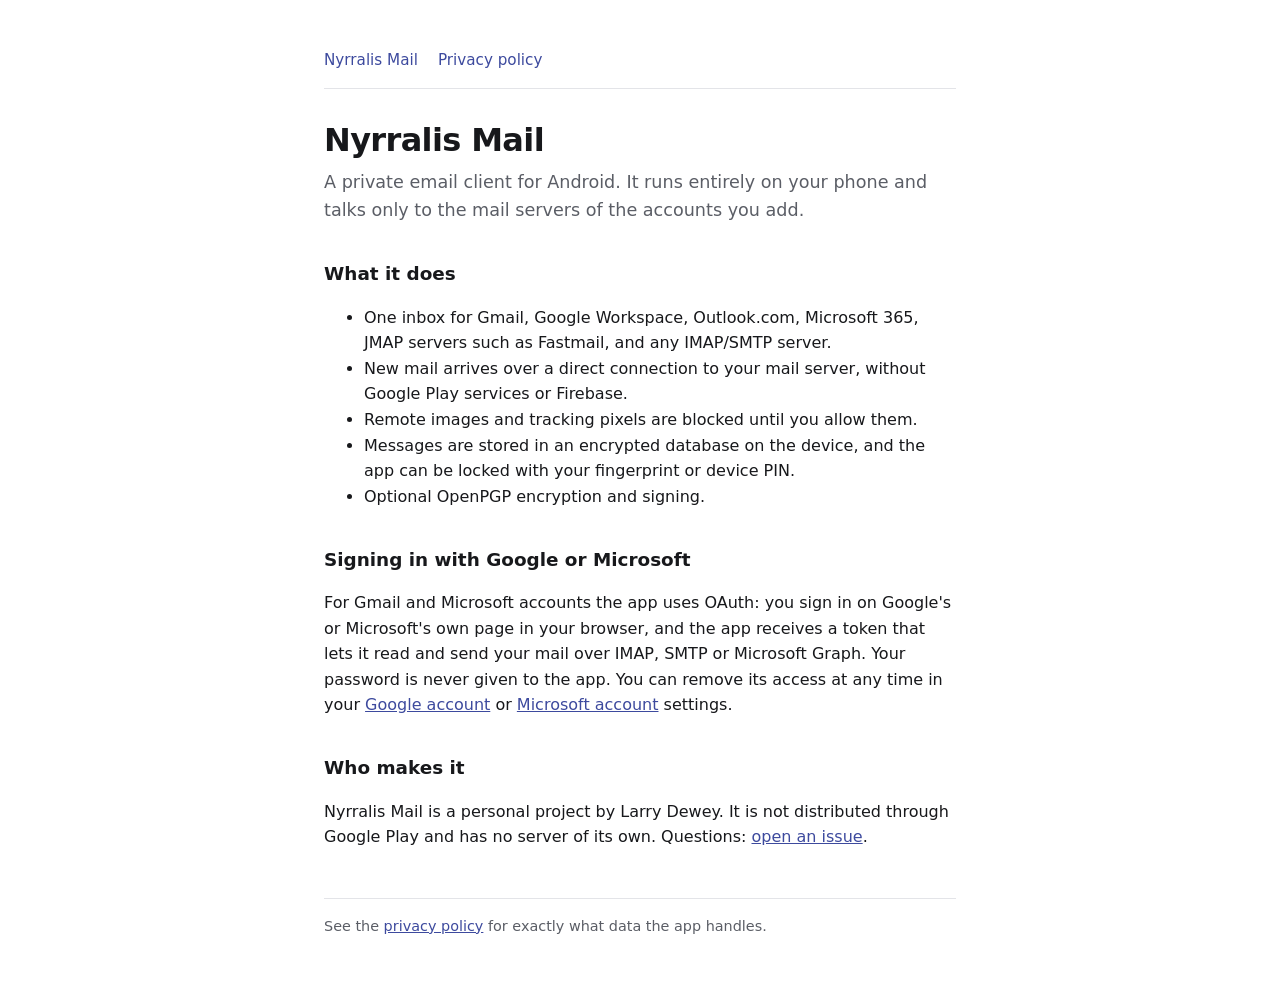
<file: index.html>
<!doctype html>
<html lang="en">
<head>
<meta charset="utf-8">
<meta name="viewport" content="width=device-width, initial-scale=1">
<title>Nyrralis Mail</title>
<meta name="description" content="A private email client for Android that talks only to your own mail servers.">
<link rel="stylesheet" href="style.css">
</head>
<body>
<main>
<nav><a href="./">Nyrralis Mail</a><a href="privacy.html">Privacy policy</a></nav>
<h1>Nyrralis Mail</h1>
<p class="lede">A private email client for Android. It runs entirely on your phone and talks only to the mail servers of the accounts you add.</p>

<h2>What it does</h2>
<ul>
<li>One inbox for Gmail, Google Workspace, Outlook.com, Microsoft 365, JMAP servers such as Fastmail, and any IMAP/SMTP server.</li>
<li>New mail arrives over a direct connection to your mail server, without Google Play services or Firebase.</li>
<li>Remote images and tracking pixels are blocked until you allow them.</li>
<li>Messages are stored in an encrypted database on the device, and the app can be locked with your fingerprint or device PIN.</li>
<li>Optional OpenPGP encryption and signing.</li>
</ul>

<h2>Signing in with Google or Microsoft</h2>
<p>For Gmail and Microsoft accounts the app uses OAuth: you sign in on Google's or Microsoft's own page in your browser, and the app receives a token that lets it read and send your mail over IMAP, SMTP or Microsoft Graph. Your password is never given to the app. You can remove its access at any time in your <a href="https://myaccount.google.com/permissions">Google account</a> or <a href="https://account.live.com/consent/Manage">Microsoft account</a> settings.</p>

<h2>Who makes it</h2>
<p>Nyrralis Mail is a personal project by Larry Dewey. It is not distributed through Google Play and has no server of its own. Questions: <a href="https://github.com/larrydewey/nyrralis-mail-site/issues">open an issue</a>.</p>

<footer>See the <a href="privacy.html">privacy policy</a> for exactly what data the app handles.</footer>
</main>
</body>
</html>
</file>
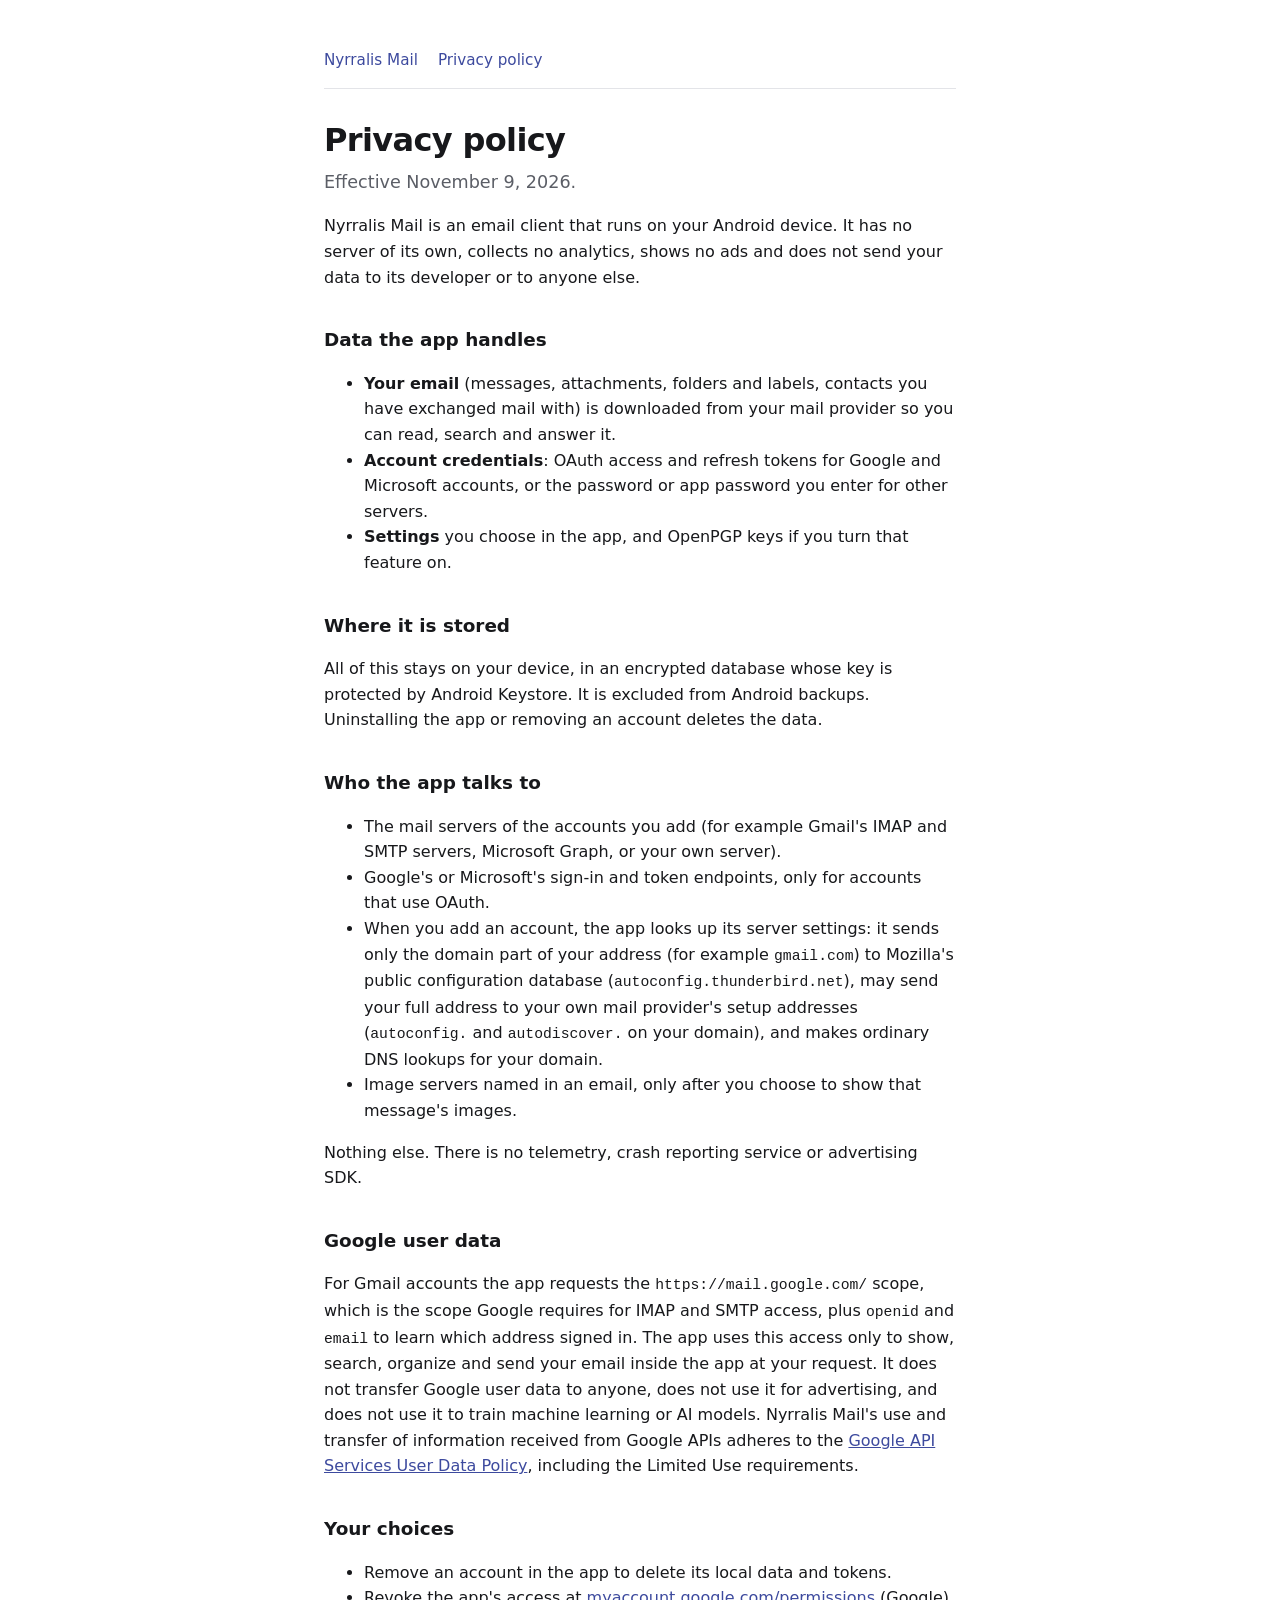
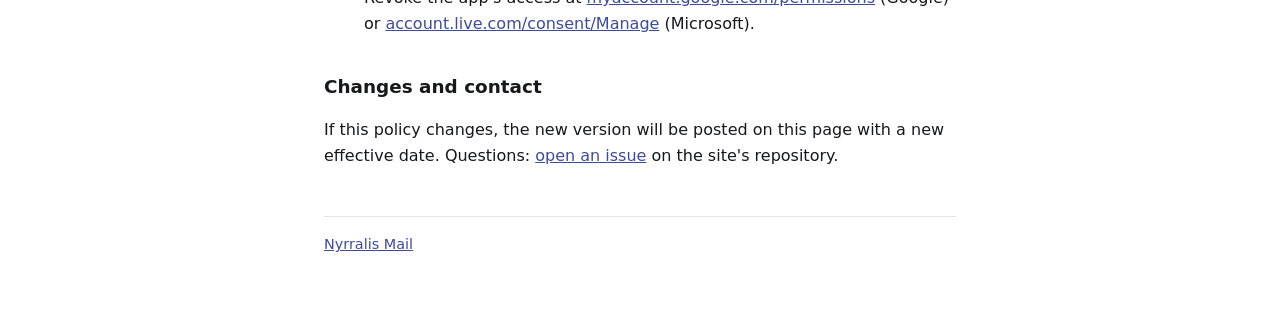
<file: privacy.html>
<!doctype html>
<html lang="en">
<head>
<meta charset="utf-8">
<meta name="viewport" content="width=device-width, initial-scale=1">
<title>Nyrralis Mail privacy policy</title>
<link rel="stylesheet" href="style.css">
</head>
<body>
<main>
<nav><a href="./">Nyrralis Mail</a><a href="privacy.html">Privacy policy</a></nav>
<h1>Privacy policy</h1>
<p class="lede">Effective November 9, 2026.</p>

<p>Nyrralis Mail is an email client that runs on your Android device. It has no server of its own, collects no analytics, shows no ads and does not send your data to its developer or to anyone else.</p>

<h2>Data the app handles</h2>
<ul>
<li><strong>Your email</strong> (messages, attachments, folders and labels, contacts you have exchanged mail with) is downloaded from your mail provider so you can read, search and answer it.</li>
<li><strong>Account credentials</strong>: OAuth access and refresh tokens for Google and Microsoft accounts, or the password or app password you enter for other servers.</li>
<li><strong>Settings</strong> you choose in the app, and OpenPGP keys if you turn that feature on.</li>
</ul>

<h2>Where it is stored</h2>
<p>All of this stays on your device, in an encrypted database whose key is protected by Android Keystore. It is excluded from Android backups. Uninstalling the app or removing an account deletes the data.</p>

<h2>Who the app talks to</h2>
<ul>
<li>The mail servers of the accounts you add (for example Gmail's IMAP and SMTP servers, Microsoft Graph, or your own server).</li>
<li>Google's or Microsoft's sign-in and token endpoints, only for accounts that use OAuth.</li>
<li>When you add an account, the app looks up its server settings: it sends only the domain part of your address (for example <code>gmail.com</code>) to Mozilla's public configuration database (<code>autoconfig.thunderbird.net</code>), may send your full address to your own mail provider's setup addresses (<code>autoconfig.</code> and <code>autodiscover.</code> on your domain), and makes ordinary DNS lookups for your domain.</li>
<li>Image servers named in an email, only after you choose to show that message's images.</li>
</ul>
<p>Nothing else. There is no telemetry, crash reporting service or advertising SDK.</p>

<h2>Google user data</h2>
<p>For Gmail accounts the app requests the <code>https://mail.google.com/</code> scope, which is the scope Google requires for IMAP and SMTP access, plus <code>openid</code> and <code>email</code> to learn which address signed in. The app uses this access only to show, search, organize and send your email inside the app at your request. It does not transfer Google user data to anyone, does not use it for advertising, and does not use it to train machine learning or AI models. Nyrralis Mail's use and transfer of information received from Google APIs adheres to the <a href="https://developers.google.com/terms/api-services-user-data-policy">Google API Services User Data Policy</a>, including the Limited Use requirements.</p>

<h2>Your choices</h2>
<ul>
<li>Remove an account in the app to delete its local data and tokens.</li>
<li>Revoke the app's access at <a href="https://myaccount.google.com/permissions">myaccount.google.com/permissions</a> (Google) or <a href="https://account.live.com/consent/Manage">account.live.com/consent/Manage</a> (Microsoft).</li>
</ul>

<h2>Changes and contact</h2>
<p>If this policy changes, the new version will be posted on this page with a new effective date. Questions: <a href="https://github.com/larrydewey/nyrralis-mail-site/issues">open an issue</a> on the site's repository.</p>

<footer><a href="./">Nyrralis Mail</a></footer>
</main>
</body>
</html>
</file>
<file: style.css>
:root {
  --bg: #ffffff; --fg: #17181b; --muted: #5b5e66; --line: #e3e4e8; --accent: #3d4a9e;
  color-scheme: light dark;
}
@media (prefers-color-scheme: dark) {
  :root { --bg: #000000; --fg: #ececef; --muted: #9a9ca4; --line: #26282d; --accent: #b4bdf0; }
}
* { box-sizing: border-box; }
body {
  margin: 0; background: var(--bg); color: var(--fg);
  font: 16px/1.6 Inter, system-ui, -apple-system, "Segoe UI", Roboto, sans-serif;
}
main { max-width: 42rem; margin: 0 auto; padding: 3rem 1.25rem 4rem; }
h1 { font-size: 2rem; line-height: 1.2; letter-spacing: -0.02em; margin: 0 0 0.5rem; }
h2 { font-size: 1.15rem; margin: 2.2rem 0 0.5rem; }
p, li { color: var(--fg); }
.lede { color: var(--muted); font-size: 1.1rem; margin-top: 0; }
a { color: var(--accent); }
nav { display: flex; gap: 1.25rem; padding-bottom: 1rem; margin-bottom: 2rem; border-bottom: 1px solid var(--line); font-size: 0.95rem; }
nav a { text-decoration: none; }
footer { margin-top: 3rem; padding-top: 1rem; border-top: 1px solid var(--line); color: var(--muted); font-size: 0.9rem; }
code { font-family: "JetBrains Mono", ui-monospace, Menlo, monospace; font-size: 0.92em; }
</file>
